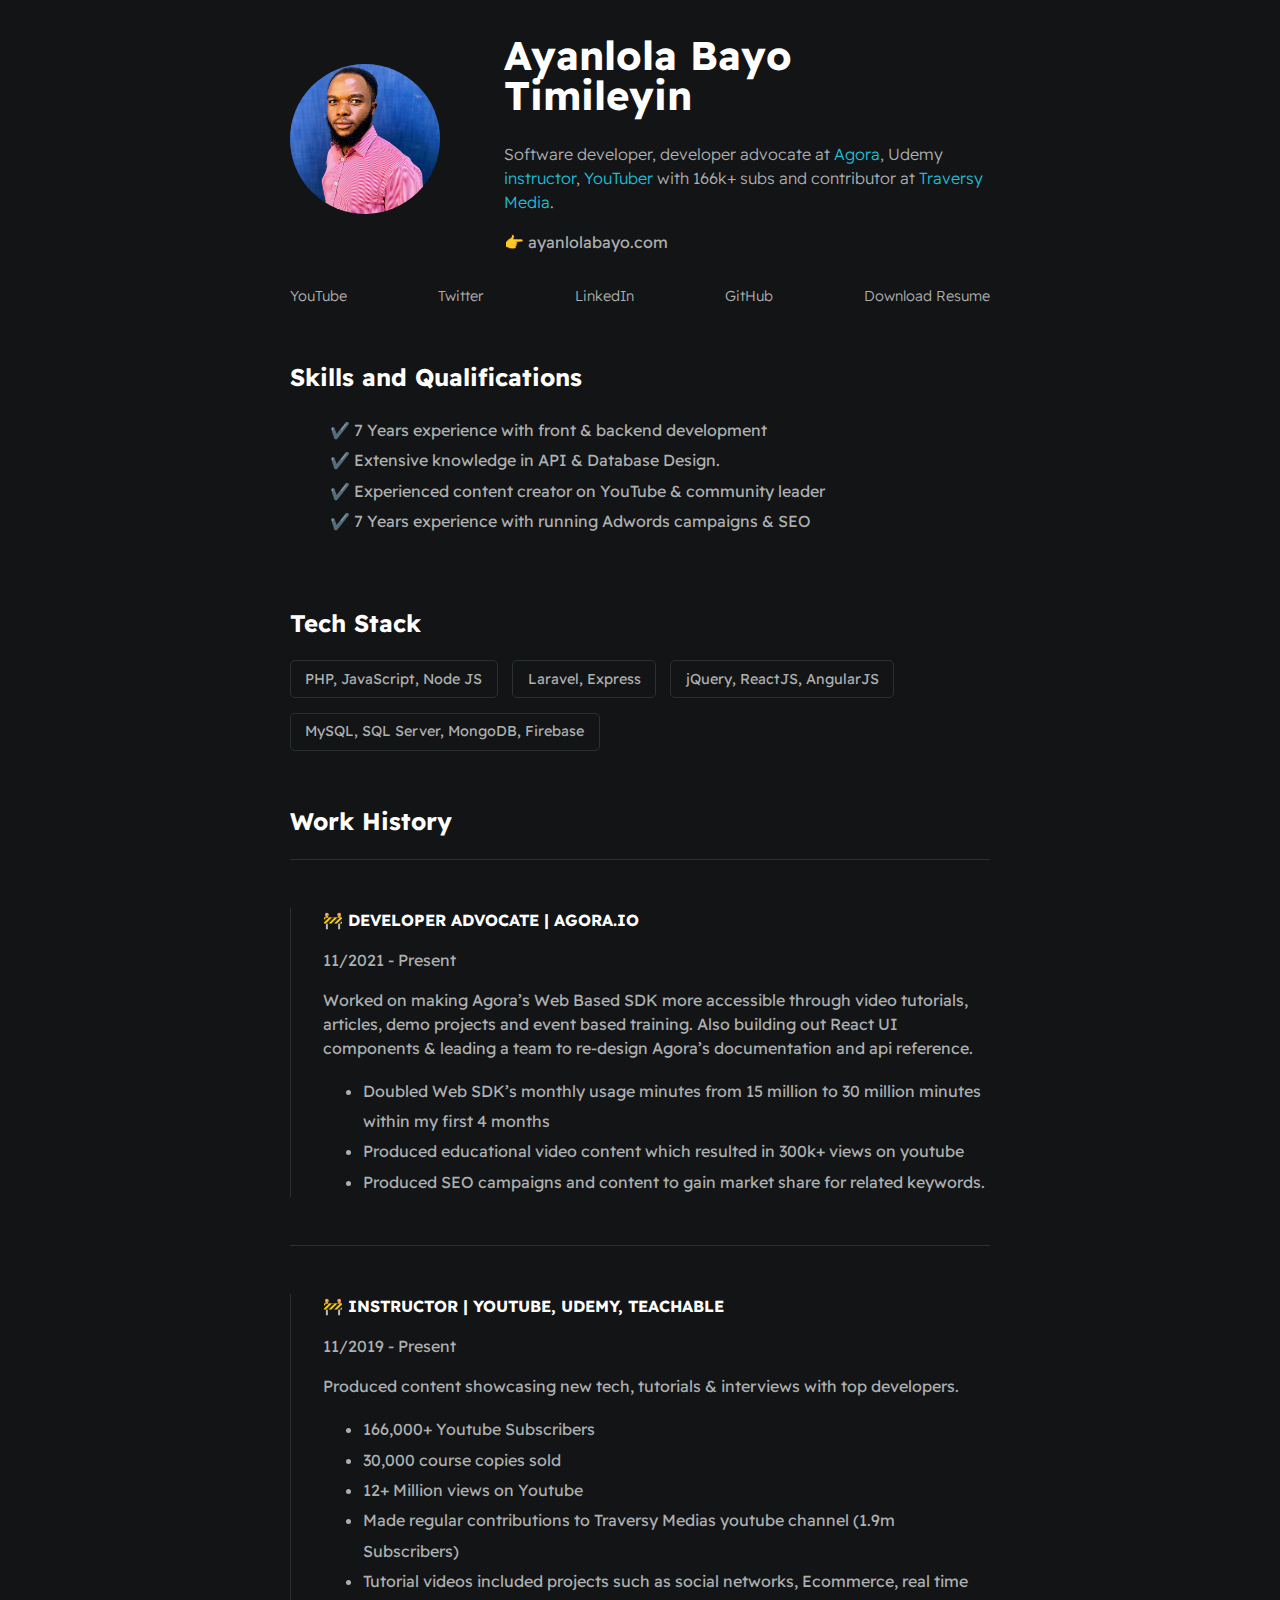
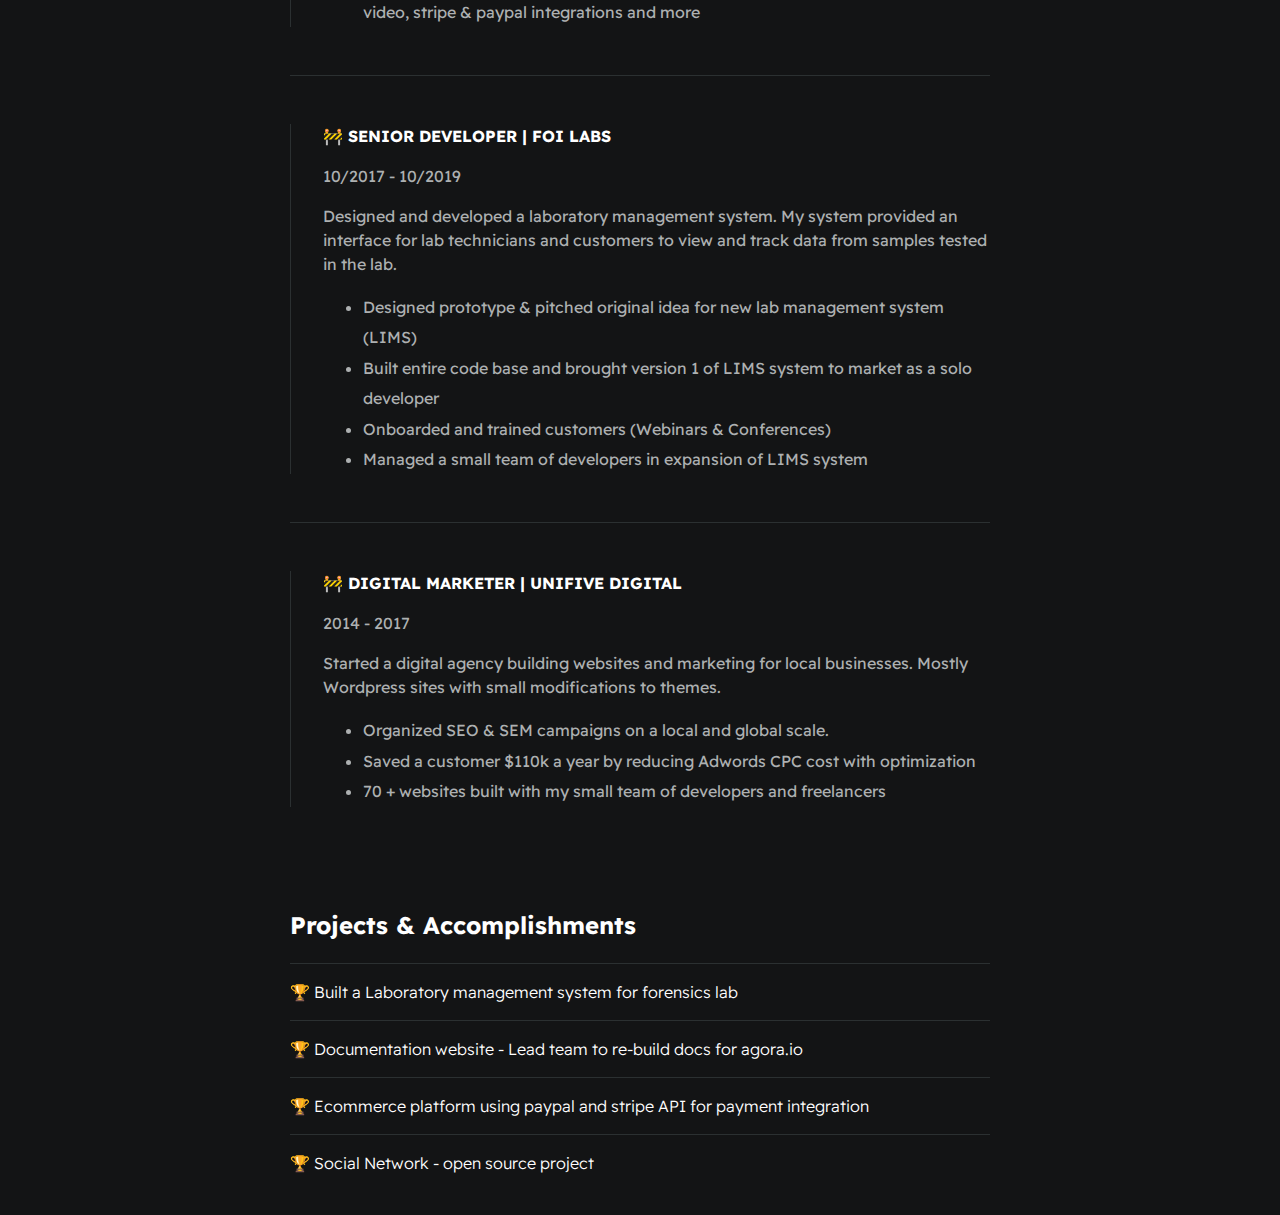
<file: index.html>
<!DOCTYPE html>
<html lang="en">
  <head>
    <meta charset="UTF-8" />
    <meta http-equiv="X-UA-Compatible" content="IE=edge" />
    <meta name="viewport" content="width=device-width, initial-scale=1.0" />
    <title>Ayanlola Bayo Timileyin</title>
    <link rel="stylesheet" href="./styles/main.css" />
  </head>
  <body>
    <div id="container--main">
      <div class="hero">
        <section id="wrapper--hero" class="section-page">
          <img
            id="profile-pic"
            src="./assets/images/my_photo.jpg"
            alt="My Profile Picture"
          />

          <div>
            <h1 id="user-name">Ayanlola Bayo Timileyin</h1>
            <p id="bio">
              Software developer, developer advocate at
              <a href="https://www.agora.io/en/" target="_blank">Agora</a>,
              Udemy
              <a
                href="https://www.udemy.com/user/dennis-ivanov-5/"
                target="_blank"
                >instructor</a
              >,
              <a href="https://www.youtube.com/c/dennisivy" target="_blank"
                >YouTuber</a
              >
              with 166k+ subs and contributor at
              <a href="https://youtu.be/PtQiiknWUcI?t=6" target="_blank"
                >Traversy Media</a
              >.
            </p>
            <p>👉 ayanlolabayo.com</p>
          </div>
        </section>

        <section class="section--page">
          <div id="socials--list">
            <a href="#" target="_blank">YouTube</a>
            <a href="#" target="_blank">Twitter</a>
            <a href="#" target="_blank">LinkedIn</a>
            <a href="#" target="_blank">GitHub</a>
            <a href="./assets/resume.pdf" target="_blank">Download Resume</a>
          </div>
        </section>
      </div>
      <section class="section--page">
        <h2>Skills and Qualifications</h2>
        <ul id="qualifications--list">
          <li>✔️ 7 Years experience with front & backend development</li>
          <li>✔️ Extensive knowledge in API & Database Design.</li>
          <li>✔️ Experienced content creator on YouTube & community leader</li>
          <li>✔️ 7 Years experience with running Adwords campaigns & SEO</li>
        </ul>
      </section>

      <section class="section--page">
        <h2>Tech Stack</h2>

        <div id="wrapper--techstack__items">
          <div class="card--techstack">
            <span>PHP, JavaScript, Node JS</span>
          </div>
          <div class="card--techstack">
            <span>Laravel, Express</span>
          </div>
          <div class="card--techstack">
            <span>jQuery, ReactJS, AngularJS</span>
          </div>
          <div class="card--techstack">
            <span>MySQL, SQL Server, MongoDB, Firebase</span>
          </div>
        </div>
      </section>

      <section class="section--page" id="work-history-wrapper">
        <h2>Work History</h2>

        <div class="line-break"></div>

        <div class="card--work-history">
          <strong>🚧 DEVELOPER ADVOCATE | AGORA.IO</strong>
          <p>11/2021 - Present</p>
          <p>
            Worked on making Agora’s Web Based SDK more accessible through video
            tutorials, articles, demo projects and event based training. Also
            building out React UI components & leading a team to re-design
            Agora’s documentation and api reference.
          </p>
          <ul>
            <li>
              Doubled Web SDK’s monthly usage minutes from 15 million to 30
              million minutes within my first 4 months
            </li>
            <li>
              Produced educational video content which resulted in 300k+ views
              on youtube
            </li>
            <li>
              Produced SEO campaigns and content to gain market share for
              related keywords.
            </li>
          </ul>
        </div>

        <div class="line-break"></div>
        <div class="card--work-history">
          <strong>🚧 INSTRUCTOR | YOUTUBE, UDEMY, TEACHABLE</strong>
          <p>11/2019 - Present</p>
          <p>
            Produced content showcasing new tech, tutorials & interviews with
            top developers.
          </p>
          <ul>
            <li>166,000+ Youtube Subscribers</li>
            <li>30,000 course copies sold</li>
            <li>12+ Million views on Youtube</li>
            <li>
              Made regular contributions to Traversy Medias youtube channel
              (1.9m Subscribers)
            </li>
            <li>
              Tutorial videos included projects such as social networks,
              Ecommerce, real time video, stripe & paypal integrations and more
            </li>
          </ul>
        </div>

        <div class="line-break"></div>
        <div class="card--work-history">
          <strong>🚧 SENIOR DEVELOPER | FOI LABS</strong>
          <p>10/2017 - 10/2019</p>
          <p>
            Designed and developed a laboratory management system. My system
            provided an interface for lab technicians and customers to view and
            track data from samples tested in the lab.
          </p>
          <ul>
            <li>
              Designed prototype & pitched original idea for new lab management
              system (LIMS)
            </li>
            <li>
              Built entire code base and brought version 1 of LIMS system to
              market as a solo developer
            </li>
            <li>Onboarded and trained customers (Webinars & Conferences)</li>
            <li>
              Managed a small team of developers in expansion of LIMS system
            </li>
          </ul>
        </div>

        <div class="line-break"></div>
        <div class="card--work-history">
          <strong>🚧 DIGITAL MARKETER | UNIFIVE DIGITAL</strong>
          <p>2014 - 2017</p>
          <p>
            Started a digital agency building websites and marketing for local
            businesses. Mostly Wordpress sites with small modifications to
            themes.
          </p>
          <ul>
            <li>Organized SEO & SEM campaigns on a local and global scale.</li>
            <li>
              Saved a customer $110k a year by reducing Adwords CPC cost with
              optimization
            </li>
            <li>
              70 + websites built with my small team of developers and
              freelancers
            </li>
          </ul>
        </div>
      </section>

      <section class="section--page">
        <h2>Projects & Accomplishments</h2>
        <div class="card--project">
          <a href="project.html"
            ><span>🏆 </span>Built a Laboratory management system for forensics
            lab</a
          >
        </div>
        <div class="card--project">
          <a href="project.html"
            ><span>🏆 </span>Documentation website - Lead team to re-build docs
            for agora.io</a
          >
        </div>
        <div class="card--project">
          <a href="project.html"
            ><span>🏆 </span>Ecommerce platform using paypal and stripe API for
            payment integration</a
          >
        </div>
        <div class="card--project">
          <a href="project.html"
            ><span>🏆 </span>Social Network - open source project</a
          >
        </div>
      </section>
    </div>
  </body>
</html>
</file>
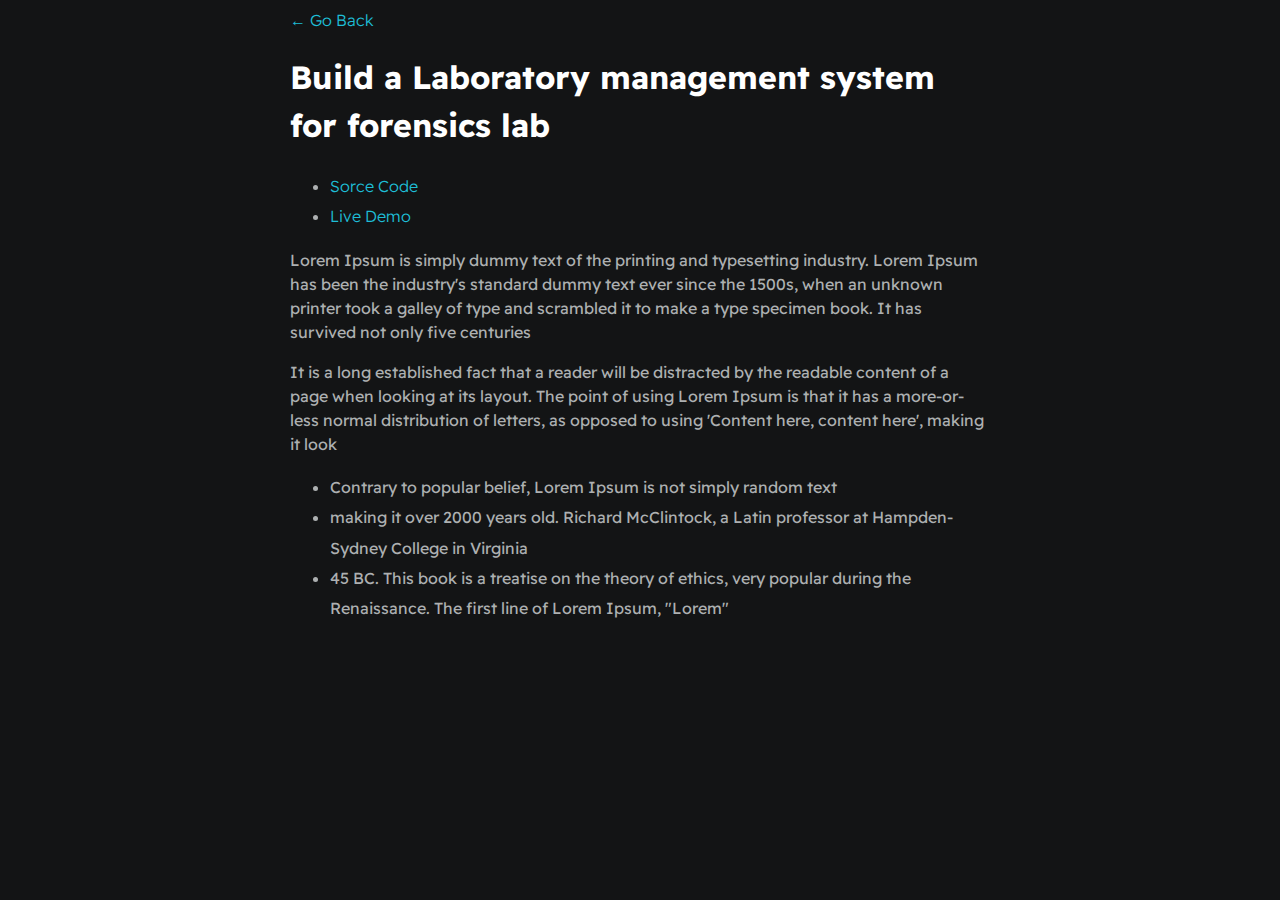
<file: project.html>
<!DOCTYPE html>
<html lang="en">
  <head>
    <meta charset="UTF-8" />
    <meta http-equiv="X-UA-Compatible" content="IE=edge" />
    <meta name="viewport" content="width=device-width, initial-scale=1.0" />
    <title>Project</title>
    <link rel="stylesheet" href="./styles/main.css" />
  </head>
  <body>
    <div id="container--main">
      <a href="./index.html">&#x2190; Go Back</a>
      <h1>Build a Laboratory management system for forensics lab</h1>

      <ul>
        <li><a href="#" target="_blank">Sorce Code</a></li>
        <li><a href="#" target="_blank">Live Demo</a></li>
      </ul>

      <p>
        Lorem Ipsum is simply dummy text of the printing and typesetting
        industry. Lorem Ipsum has been the industry's standard dummy text ever
        since the 1500s, when an unknown printer took a galley of type and
        scrambled it to make a type specimen book. It has survived not only five
        centuries
      </p>

      <p>
        It is a long established fact that a reader will be distracted by the
        readable content of a page when looking at its layout. The point of
        using Lorem Ipsum is that it has a more-or-less normal distribution of
        letters, as opposed to using 'Content here, content here', making it
        look
      </p>

      <ul>
        <li>
          Contrary to popular belief, Lorem Ipsum is not simply random text
        </li>
        <li>
          making it over 2000 years old. Richard McClintock, a Latin professor
          at Hampden-Sydney College in Virginia
        </li>
        <li>
          45 BC. This book is a treatise on the theory of ethics, very popular
          during the Renaissance. The first line of Lorem Ipsum, "Lorem"
        </li>
      </ul>
    </div>
  </body>
</html>
</file>
<file: styles/main.css>
@import url('https://fonts.googleapis.com/css2?family=Readex+Pro:wght@300;400;500;600;700&display=swap');

:root {
  --mainTextColor-light: #000;
  --secondaryTextColor-light: rgb(51 51 51);
  --mainLinkColor-light: #1ebcd4;
  --mainLinkColor-light: #0da2b8;
  --mainBorderColor-light: rgb(218, 218, 218);
  --mainBgColor-light: rgb(249, 250, 251);

  --mainTextColor-dark: #fff;
  --secondaryTextColor-dark: #adb0b1;
  --mainLinkColor-dark: rgb(30, 190, 214);
  --mainBorderColor-dark: #2b3031;
  --mainBgColor-dark: #131415;

  --mainTextColor: var(--mainTextColor-dark);
  --secondaryTextColor: var(--secondaryTextColor-dark);
  --mainLinkColor: var(--mainLinkColor-dark);
  --mainBorderColor: var(--mainBorderColor-dark);
  --mainBgColor: var(--mainBgColor-dark);
}

* {
  font-family: 'Readex Pro';
  line-height: 1.5em;
  box-sizing: border-box;
  color: var(--mainTextColor);
}

body {
  background-color: var(--mainBgColor);
}

p,
span,
li {
  color: var(--secondaryTextColor);
  font-size: 1em;
}

a {
  text-decoration: none;
  color: var(--mainLinkColor);
  font-weight: 500;
}

li {
  line-height: 1.9em;
}

#container--main {
  max-width: 700px;
  margin: 0 auto;
}

/* .hero {
  position: sticky;
  top: 0;
  z-index: 10;
  background-color: var(--mainBgColor-dark);
} */

.section--page {
  padding-top: 1em;
  padding-bottom: 1em;
}

#wrapper--hero {
  display: flex;
  align-items: center;
  gap: 4em;
}

#user-name {
  font-size: 2.5em;
  line-height: 1em;
}

#bio,
a {
  font-weight: 300;
}

#profile-pic {
  border-radius: 50%;
  width: 150px;
  height: 150px;
  object-fit: cover;
}

#email {
  color: var(--mainTextColor);
}

#socials--list {
  display: flex;
  justify-content: space-between;
  column-gap: 1em;
  flex-wrap: wrap;
}

#socials--list a {
  font-size: 0.9em;
  color: var(--secondaryTextColor);
  transition: 0.3s;
}

#socials--list a:hover {
  color: var(--mainLinkColor);
}

#qualifications--list {
  list-style: none;
}

#wrapper--techstack__items {
  display: flex;
  flex-wrap: wrap;
  gap: 1em;
  font-size: 0.9em;
}

.card--techstack {
  border: 1px solid var(--mainBorderColor);
  padding: 0.5em 1em;
  border-radius: 5px;
}

.card--work-history {
  border-left: 1px solid var(--mainBorderColor);
  margin: 3em 0;
  padding-left: 2em;
}

.line-break {
  background-color: var(--mainBorderColor);
  height: 1px;
}

.card--project {
  padding-top: 1em;
  padding-bottom: 1em;
  border-top: 1px solid var(--mainBorderColor);
}

.card--project a {
  color: var(--mainTextColor);
  transform: 0.3s;
}

.card--project a:hover {
  color: var(--mainLinkColor);
}

@media (max-width: 600px) {
  #wrapper--hero {
    flex-direction: column;
    gap: 1em;
  }

  #profile-pic {
    width: 200px;
    height: 200px;
  }

  .section--page {
    padding-top: 1em;
    padding-bottom: 1em;
  }

  .card--work-history {
    border-left: none;
    padding-left: 0;
  }
}
</file>
